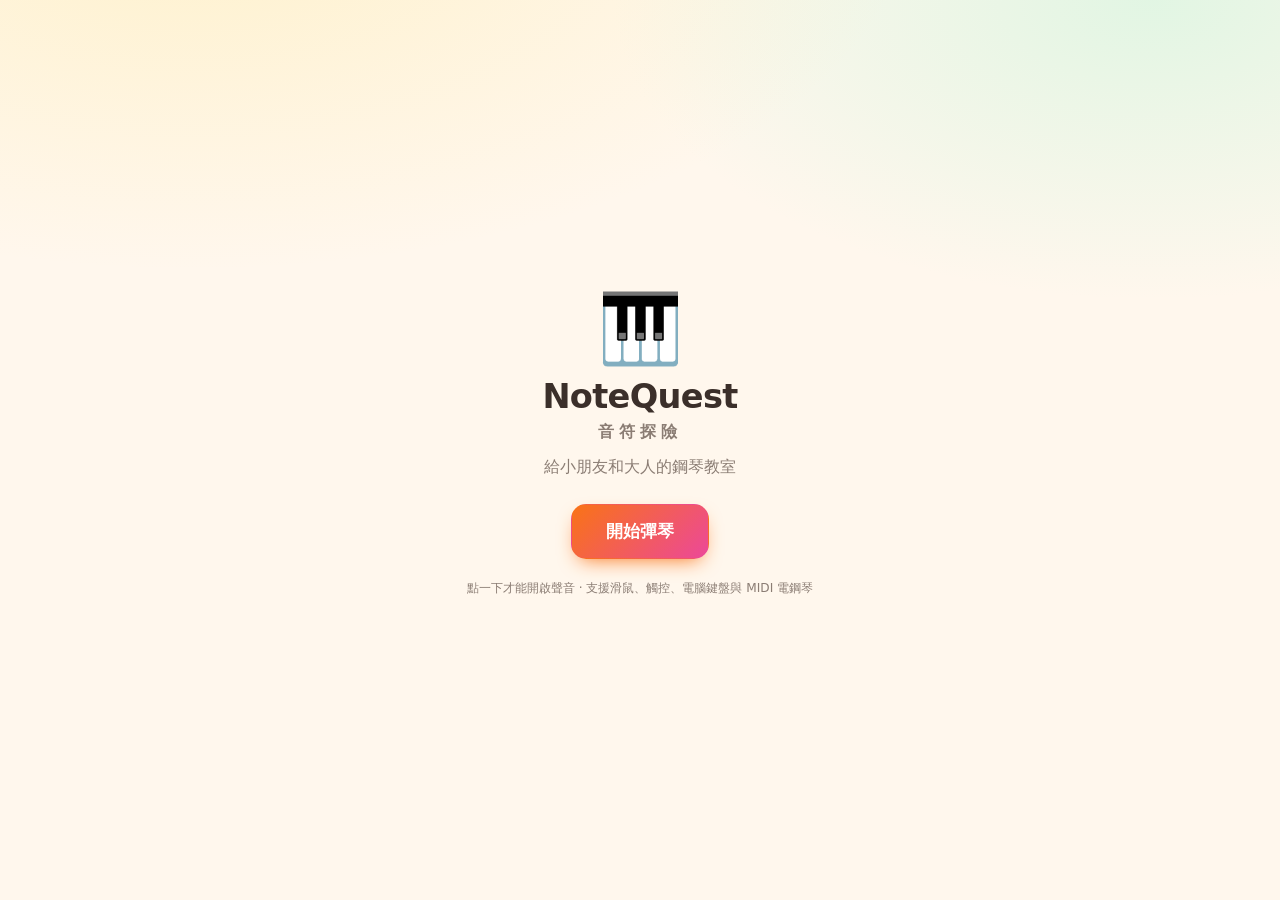
<file: index.html>
<!doctype html>
<html lang="zh-Hant">
<head>
<meta charset="utf-8">
<meta name="viewport" content="width=device-width, initial-scale=1, maximum-scale=1, user-scalable=no, viewport-fit=cover">
<meta name="description" content="NoteQuest 音符探險 — 給小朋友和大人的鋼琴教學 App">
<meta name="theme-color" content="#fff7ed">

<!-- 加到主畫面後以全螢幕（standalone）啟動，不顯示網址列與工具列 -->
<link rel="manifest" href="manifest.webmanifest">
<link rel="apple-touch-icon" href="assets/icon-180.png">
<meta name="apple-mobile-web-app-capable" content="yes">
<meta name="mobile-web-app-capable" content="yes">
<meta name="apple-mobile-web-app-title" content="NoteQuest">
<meta name="apple-mobile-web-app-status-bar-style" content="default">
<title>NoteQuest 音符探險 · 鋼琴教室</title>
<link rel="stylesheet" href="css/style.css">
<link rel="icon" href="data:image/svg+xml,<svg xmlns='http://www.w3.org/2000/svg' viewBox='0 0 32 32'><text y='26' font-size='26'>🎹</text></svg>">
</head>
<body data-theme="kid">

<div id="boot" class="boot">
  <div class="boot-card">
    <div class="boot-logo">🎹</div>
    <h1>NoteQuest<span>音符探險</span></h1>
    <p class="boot-sub">給小朋友和大人的鋼琴教室</p>
    <button id="boot-start" class="btn btn-primary btn-lg">開始彈琴</button>
    <p class="boot-tip">點一下才能開啟聲音 · 支援滑鼠、觸控、電腦鍵盤與 MIDI 電鋼琴</p>
  </div>
</div>

<header class="topbar">
  <button class="icon-btn" id="btn-back" hidden aria-label="返回">←</button>
  <div class="brand"><span class="brand-mark">🎹</span><span class="brand-name">NoteQuest</span></div>
  <div class="topbar-stats">
    <div class="stat" title="等級與經驗值">
      <span class="stat-icon">⭐</span>
      <span class="stat-body">
        <b id="stat-level">Lv.1</b>
        <span class="xpbar"><i id="xp-fill"></i></span>
      </span>
    </div>
    <div class="stat" title="連續練習天數"><span class="stat-icon">🔥</span><b id="stat-streak">0</b></div>
  </div>
  <button class="icon-btn lock-btn" id="btn-lock" aria-label="專注模式">
    <span class="hold"></span><span class="lock-ico">🔓</span>
  </button>
  <button class="icon-btn" id="btn-settings" aria-label="設定">⚙️</button>
</header>

<main id="screens">

  <!-- 首頁 -->
  <section class="screen active" id="screen-home">
    <div class="mode-switch" role="tablist">
      <button class="mode-btn" data-mode="kid" role="tab">🧒 小朋友模式</button>
      <button class="mode-btn" data-mode="adult" role="tab">🎓 大人模式</button>
    </div>

    <div class="continue-card" id="continue-card"></div>

    <div class="tile-grid">
      <button class="tile" data-go="lessons"><span class="tile-icon">📚</span><b>課程</b><small>一步一步學</small></button>
      <button class="tile" data-go="songs"><span class="tile-icon">🎵</span><b>練習曲</b><small>彈完整的歌</small></button>
      <button class="tile" data-go="free"><span class="tile-icon">🎹</span><b>自由彈奏</b><small>隨便亂彈也很棒</small></button>
      <button class="tile" data-go="ear"><span class="tile-icon">👂</span><b>聽力訓練</b><small>練出好耳朵</small></button>
      <button class="tile" data-go="theory"><span class="tile-icon">🔬</span><b>音階和弦</b><small>看看音樂的骨架</small></button>
      <button class="tile" data-go="stats"><span class="tile-icon">🏅</span><b>我的成果</b><small>星星與貼紙</small></button>
    </div>
  </section>

  <!-- 課程列表 -->
  <section class="screen" id="screen-lessons">
    <h2 class="screen-title">課程</h2>
    <div id="unit-list" class="unit-list"></div>
  </section>

  <!-- 曲目列表 -->
  <section class="screen" id="screen-songs">
    <h2 class="screen-title">練習曲</h2>
    <div class="filter-row" id="song-filter"></div>
    <div id="song-list" class="song-list"></div>
  </section>

  <!-- 演奏 / 課程進行中 -->
  <section class="screen screen-play" id="screen-play">
    <div class="play-head">
      <div class="play-title"><h2 id="play-title">—</h2><span id="play-sub"></span></div>
      <div class="play-hud">
        <div class="hud-item"><small>準確度</small><b id="hud-acc">—</b></div>
        <div class="hud-item"><small>連擊</small><b id="hud-combo">0</b></div>
        <div class="hud-item"><small>分數</small><b id="hud-score">0</b></div>
      </div>
    </div>
    <div class="play-progress"><i id="play-progress-fill"></i></div>
    <div class="play-controls" id="play-controls"></div>
    <div id="play-staff" class="staff-panel" hidden></div>
    <div id="play-prompt" class="play-prompt"></div>
  </section>

  <!-- 自由彈奏 -->
  <section class="screen" id="screen-free">
    <h2 class="screen-title">自由彈奏</h2>
    <div class="free-panel">
      <div class="chord-readout" id="chord-readout"><b>—</b><small>彈幾個音看看，我會告訴你這是什麼和弦</small></div>
      <div class="control-row" id="free-controls"></div>
      <div id="free-staff" class="staff-panel"></div>
    </div>
  </section>

  <!-- 自訂曲目編輯器 -->
  <section class="screen" id="screen-editor">
    <h2 class="screen-title">自訂曲目</h2>
    <div id="editor-body"></div>
  </section>

  <!-- 聽力訓練 -->
  <section class="screen" id="screen-ear">
    <h2 class="screen-title">聽力訓練</h2>
    <div id="ear-body" class="ear-body"></div>
  </section>

  <!-- 音階和弦實驗室 -->
  <section class="screen" id="screen-theory">
    <h2 class="screen-title">音階與和弦</h2>
    <div id="theory-body" class="theory-body"></div>
  </section>

  <!-- 成果 -->
  <section class="screen" id="screen-stats">
    <h2 class="screen-title">我的成果</h2>
    <div id="stats-body"></div>
  </section>

  <!-- 設定 -->
  <section class="screen" id="screen-settings">
    <h2 class="screen-title">設定</h2>
    <div id="settings-body"></div>
  </section>

</main>

<!-- 鍵盤底座（所有畫面共用同一台鋼琴） -->
<div id="dock" class="dock" hidden>
  <canvas id="fall-canvas" class="fall-canvas"></canvas>
  <div id="dock-hint" class="dock-hint"></div>
  <div id="keyboard" class="keyboard"></div>
</div>

<nav class="tabbar" id="tabbar">
  <button data-go="home" class="active"><span>🏠</span>首頁</button>
  <button data-go="lessons"><span>📚</span>課程</button>
  <button data-go="songs"><span>🎵</span>曲目</button>
  <button data-go="free"><span>🎹</span>彈奏</button>
</nav>

<div id="overlay" class="overlay" hidden></div>
<div id="toast" class="toast" hidden></div>

<script type="module" src="js/app.js"></script>
</body>
</html>
</file>
<file: css/style.css>
/* ==========================================================================
   NoteQuest — 樣式
   兩套主題：kid（明亮活潑）與 adult（沉穩深色），透過 body[data-theme] 切換
   ========================================================================== */

:root {
  --font: "PingFang TC", "Noto Sans TC", "Microsoft JhengHei", -apple-system,
          BlinkMacSystemFont, "Segoe UI", system-ui, sans-serif;
  --dock-h: 190px;
  --dock-real: 190px;   /* 由 setDock() 依實際高度覆寫 */
  --tab-real: 0px;
  --radius: 18px;
  --radius-sm: 12px;
  --shadow: 0 10px 30px rgba(0, 0, 0, .12);
  --ok: #22c55e;
  --bad: #ef4444;
  --warn: #f59e0b;
}

/* 小朋友：暖色、明亮、圓潤 */
body[data-theme="kid"] {
  --bg: #fff7ed;
  --bg-grad: radial-gradient(1200px 600px at 15% -10%, #fde68a55, transparent 60%),
             radial-gradient(900px 500px at 90% 0%, #a7f3d055, transparent 60%);
  --panel: #ffffff;
  --panel-2: #fffbf5;
  --border: #f3e3cd;
  --text: #3b2f2a;
  --text-dim: #8b7d74;
  --accent: #f97316;
  --accent-2: #ec4899;
  --accent-soft: #ffedd5;
  --key-white: #ffffff;
  --key-white-edge: #e3d7c9;
  --key-black: #3a2f2a;
  --key-text: #a08a78;
  --title-size: 1.45rem;
}

/* 大人：深色、低彩度、精緻 */
body[data-theme="adult"] {
  --bg: #0f172a;
  --bg-grad: radial-gradient(1000px 500px at 80% -10%, #1e293b, transparent 65%),
             radial-gradient(800px 400px at 0% 10%, #172554aa, transparent 60%);
  --panel: #1e293b;
  --panel-2: #172033;
  --border: #2f3d54;
  --text: #e2e8f0;
  --text-dim: #94a3b8;
  --accent: #38bdf8;
  --accent-2: #a78bfa;
  --accent-soft: #1e3a5f;
  --key-white: #f1f5f9;
  --key-white-edge: #a8b3c4;
  --key-black: #0b1220;
  --key-text: #64748b;
  --title-size: 1.25rem;
}

* { box-sizing: border-box; -webkit-tap-highlight-color: transparent; }

/* hidden 屬性必須贏過任何 display 宣告 */
[hidden] { display: none !important; }

html, body {
  margin: 0; padding: 0; height: 100%;
  font-family: var(--font);
  color: var(--text);
  background: var(--bg);
  overscroll-behavior: none;
}
body {
  background-image: var(--bg-grad);
  background-attachment: fixed;
  display: flex; flex-direction: column;
  transition: background-color .35s ease, color .35s ease;

  /* 觸控硬化：關掉雙擊縮放、長按選取與拷貝選單，避免小朋友誤觸後畫面亂跳。
     touch-action 會沿著祖先鏈取交集，所以寫在 body 就整頁生效，
     .keyboard 的 touch-action: none 仍然可以再收得更緊。 */
  touch-action: manipulation;
  -webkit-touch-callout: none;
  -webkit-user-select: none;
  user-select: none;
}

/* 只有真正要打字的地方才允許選取 */
input, textarea { -webkit-user-select: text; user-select: text; }

button { font-family: inherit; color: inherit; cursor: pointer; }
h1, h2, h3 { margin: 0; }
small { font-size: .78rem; }

/* ---------- 開場畫面 ---------- */
.boot {
  position: fixed; inset: 0; z-index: 100;
  display: grid; place-items: center;
  background: var(--bg); background-image: var(--bg-grad);
}
.boot.hide { opacity: 0; pointer-events: none; transition: opacity .45s ease; }
.boot-card { text-align: center; padding: 32px; max-width: 420px; }
.boot-logo { font-size: 68px; animation: bob 2.6s ease-in-out infinite; }
@keyframes bob { 0%,100% { transform: translateY(0) rotate(-4deg);} 50% { transform: translateY(-10px) rotate(4deg);} }
.boot-card h1 { font-size: 2.1rem; letter-spacing: -.02em; margin: 8px 0 2px; }
.boot-card h1 span { display: block; font-size: 1rem; font-weight: 600; color: var(--text-dim); letter-spacing: .3em; margin-top: 6px; }
.boot-sub { color: var(--text-dim); margin: 14px 0 26px; }
.boot-tip { color: var(--text-dim); font-size: .76rem; margin-top: 20px; line-height: 1.6; }

/* ---------- 頂列 ---------- */
.topbar {
  position: sticky; top: 0; z-index: 40;
  display: flex; align-items: center; gap: 10px;
  padding: 10px 14px; padding-top: max(10px, env(safe-area-inset-top));
  background: color-mix(in srgb, var(--bg) 88%, transparent);
  backdrop-filter: blur(14px);
  border-bottom: 1px solid var(--border);
}
.brand { display: flex; align-items: center; gap: 7px; font-weight: 800; letter-spacing: -.01em; }
.brand-mark { font-size: 1.2rem; }
.brand-name { font-size: .98rem; }
body[data-theme="kid"] .brand-name { color: var(--accent); }
.topbar-stats { margin-left: auto; display: flex; align-items: center; gap: 12px; }
.stat { display: flex; align-items: center; gap: 6px; font-size: .82rem; }
.stat-icon { font-size: .95rem; }
.stat-body { display: flex; flex-direction: column; gap: 3px; }
.xpbar { display: block; width: 62px; height: 5px; border-radius: 99px; background: var(--border); overflow: hidden; }
.xpbar i { display: block; height: 100%; background: linear-gradient(90deg, var(--accent), var(--accent-2)); border-radius: 99px; transition: width .5s ease; }
.icon-btn {
  width: 36px; height: 36px; flex: none; border: 1px solid var(--border);
  background: var(--panel); border-radius: 11px; font-size: 1rem;
  display: grid; place-items: center; transition: transform .12s ease, background .2s;
}
.icon-btn:active { transform: scale(.92); }

/* 專注模式的鎖定鈕：解鎖要長按，填色會由下往上長 */
.lock-btn { position: relative; overflow: hidden; }
.lock-btn .hold {
  position: absolute; inset: 0; background: var(--accent); opacity: .45;
  transform: scaleY(0); transform-origin: bottom; pointer-events: none;
}
.lock-btn.holding .hold { transform: scaleY(1); transition: transform 1.4s linear; }
.lock-btn .lock-ico { position: relative; font-size: .95rem; }
body.locked .lock-btn { border-color: var(--accent); }

/* 鎖定時把所有會離開目前活動的入口收起來 */
body.locked #btn-back,
body.locked #btn-settings,
body.locked .tabbar,
body.locked .ctl-lockable { display: none !important; }

/* ---------- 畫面容器 ---------- */
#screens { flex: 1; overflow-y: auto; -webkit-overflow-scrolling: touch; padding-bottom: 92px; }
#screens.docked { padding-bottom: calc(var(--dock-h) + 20px); }
.screen { display: none; padding: 16px 14px 8px; max-width: 900px; margin: 0 auto; }
.screen.active { display: block; animation: fadeUp .32s ease; }
@keyframes fadeUp { from { opacity: 0; transform: translateY(10px);} to { opacity: 1; transform: none; } }
.screen-title { font-size: var(--title-size); font-weight: 800; margin-bottom: 14px; letter-spacing: -.01em; }

/* ---------- 通用元件 ---------- */
.btn {
  border: 1px solid var(--border); background: var(--panel);
  border-radius: 12px; padding: 10px 16px; font-size: .88rem; font-weight: 700;
  transition: transform .12s ease, filter .2s, background .2s;
}
.btn:active { transform: scale(.96); }
.btn-primary { background: linear-gradient(135deg, var(--accent), var(--accent-2)); border-color: transparent; color: #fff; box-shadow: 0 8px 20px -8px var(--accent); }
.btn-lg { padding: 15px 34px; font-size: 1.05rem; border-radius: 15px; }
.btn-ghost { background: transparent; }
.btn.on { background: var(--accent); border-color: transparent; color: #fff; }
.btn:disabled { opacity: .42; pointer-events: none; }
.card { background: var(--panel); border: 1px solid var(--border); border-radius: var(--radius); padding: 16px; box-shadow: var(--shadow); }
.pill { display: inline-block; padding: 3px 9px; border-radius: 99px; font-size: .7rem; font-weight: 700; background: var(--accent-soft); color: var(--accent); }
body[data-theme="adult"] .pill { color: var(--text); }
.muted { color: var(--text-dim); }

/* ---------- 首頁 ---------- */
.mode-switch { display: flex; gap: 8px; background: var(--panel-2); border: 1px solid var(--border); padding: 5px; border-radius: 15px; margin-bottom: 16px; }
.mode-btn { flex: 1; border: none; background: transparent; padding: 11px; border-radius: 11px; font-weight: 700; font-size: .9rem; transition: all .25s; }
.mode-btn.active { background: var(--panel); box-shadow: var(--shadow); color: var(--accent); }
body[data-theme="adult"] .mode-btn.active { background: var(--accent); color: #06131f; }

.continue-card {
  background: linear-gradient(135deg, var(--accent), var(--accent-2));
  color: #fff; border-radius: var(--radius); padding: 18px; margin-bottom: 16px;
  box-shadow: 0 14px 34px -14px var(--accent);
}
.continue-card h3 { font-size: 1.15rem; margin-bottom: 4px; }
.continue-card p { margin: 0 0 14px; opacity: .9; font-size: .84rem; }
.continue-card .btn { background: rgba(255,255,255,.95); color: #1a1a1a; border: none; }
.continue-card .cc-eyebrow { font-size: .74rem; letter-spacing: .04em; opacity: .88; margin-bottom: 2px; }

.tile-grid { display: grid; grid-template-columns: repeat(auto-fill, minmax(150px, 1fr)); gap: 11px; }
.tile {
  background: var(--panel); border: 1px solid var(--border); border-radius: var(--radius);
  padding: 17px 14px; text-align: left; display: flex; flex-direction: column; gap: 3px;
  transition: transform .16s ease, box-shadow .2s;
}
.tile:hover { transform: translateY(-3px); box-shadow: var(--shadow); }
.tile:active { transform: scale(.97); }
.tile-icon { font-size: 1.7rem; margin-bottom: 4px; }
.tile b { font-size: .96rem; }
.tile small { color: var(--text-dim); }

/* ---------- 單元 / 課程 ---------- */
.unit-list { display: flex; flex-direction: column; gap: 14px; }
.unit { background: var(--panel); border: 1px solid var(--border); border-radius: var(--radius); overflow: hidden; }
.unit-head { display: flex; align-items: center; gap: 12px; padding: 15px 16px; }
.unit-icon { font-size: 1.6rem; width: 44px; height: 44px; display: grid; place-items: center; background: var(--accent-soft); border-radius: 13px; flex: none; }
.unit-head h3 { font-size: 1rem; }
.unit-head p { margin: 2px 0 0; font-size: .78rem; color: var(--text-dim); }
.unit-prog { margin-left: auto; font-size: .74rem; color: var(--text-dim); white-space: nowrap; }
.lesson-row {
  display: flex; align-items: center; gap: 12px; width: 100%;
  padding: 13px 16px; background: transparent; border: none; border-top: 1px solid var(--border);
  text-align: left; transition: background .2s;
}
.lesson-row:hover { background: var(--panel-2); }
.lesson-row.locked { opacity: .42; pointer-events: none; }
.lesson-badge { width: 32px; height: 32px; flex: none; border-radius: 10px; display: grid; place-items: center; font-size: .9rem; background: var(--panel-2); border: 1px solid var(--border); }
.lesson-row.done .lesson-badge { background: var(--ok); border-color: transparent; color: #fff; }
.lesson-row b { font-size: .89rem; display: block; }
.lesson-row small { color: var(--text-dim); }
.stars { margin-left: auto; font-size: .8rem; letter-spacing: 1px; white-space: nowrap; }

/* ---------- 曲目 ---------- */
.filter-row { display: flex; gap: 7px; flex-wrap: wrap; margin-bottom: 14px; }
.song-list { display: grid; grid-template-columns: repeat(auto-fill, minmax(230px, 1fr)); gap: 11px; }
.song-card { position: relative; background: var(--panel); border: 1px solid var(--border); border-radius: var(--radius); padding: 15px; text-align: left; cursor: pointer; transition: transform .16s, box-shadow .2s; }
.song-card:focus-visible { outline: 2px solid var(--accent); outline-offset: 2px; }
.card-edit { position: absolute; top: 10px; right: 10px; width: 30px; height: 30px; border-radius: 9px;
  border: 1px solid var(--border); background: var(--panel-2); font-size: .82rem; display: grid; place-items: center; }
.card-edit:hover { border-color: var(--accent); }
.song-card:hover { transform: translateY(-3px); box-shadow: var(--shadow); }
.song-card h3 { font-size: 1rem; }
.song-card .sub { font-size: .76rem; color: var(--text-dim); margin: 2px 0 9px; }
.song-tags { display: flex; gap: 5px; flex-wrap: wrap; margin-top: 9px; }
.song-tags span { font-size: .68rem; padding: 2px 8px; border-radius: 99px; background: var(--panel-2); border: 1px solid var(--border); color: var(--text-dim); }
.level-dots { display: inline-flex; gap: 3px; vertical-align: middle; }
.level-dots i { width: 6px; height: 6px; border-radius: 99px; background: var(--border); }
.level-dots i.on { background: var(--accent); }

/* ---------- 演奏畫面 ---------- */
.screen-play { max-width: 1100px; }
.play-head { display: flex; align-items: flex-start; gap: 14px; flex-wrap: wrap; }
.play-title h2 { font-size: 1.15rem; }
.play-title span { font-size: .78rem; color: var(--text-dim); }
.play-hud { margin-left: auto; display: flex; gap: 16px; }
.hud-item { text-align: right; }
.hud-item small { display: block; color: var(--text-dim); font-size: .68rem; }
.hud-item b { font-size: 1.05rem; font-variant-numeric: tabular-nums; }
.play-progress { height: 5px; background: var(--border); border-radius: 99px; margin: 12px 0; overflow: hidden; }
.play-progress i { display: block; height: 100%; width: 0; background: linear-gradient(90deg, var(--accent), var(--accent-2)); transition: width .1s linear; }
.play-prompt { text-align: center; padding: 10px 0 4px; min-height: 62px; }
.play-prompt .big { font-size: 2rem; font-weight: 800; letter-spacing: -.02em; }
.play-prompt .sub { color: var(--text-dim); font-size: .84rem; margin-top: 4px; }
.play-controls { display: flex; gap: 8px; flex-wrap: wrap; align-items: center; justify-content: center; margin: 4px 0 10px; }
.ctl-group { display: flex; align-items: center; gap: 6px; background: var(--panel); border: 1px solid var(--border); border-radius: 12px; padding: 6px 10px; font-size: .78rem; }
.ctl-group input[type="range"] { width: 92px; accent-color: var(--accent); }
.staff-panel { background: var(--panel); border: 1px solid var(--border); border-radius: var(--radius-sm); padding: 8px 4px; overflow-x: auto; margin: 8px 0; }

/* 五線譜 SVG */
.staff-wrap { overflow-x: auto; }
.staff { display: block; height: auto; max-width: none; }
.staff-line { stroke: var(--text-dim); stroke-width: 1; opacity: .8; }
.staff-line.brace { stroke-width: 2.4; opacity: 1; }
.clef { fill: none; stroke: var(--text); stroke-width: 2.5; stroke-linecap: round; stroke-linejoin: round; }
.clef-dot { fill: var(--text); }
.acc-stroke { fill: none; stroke: var(--text); stroke-width: 1.9; stroke-linecap: round; }
.notehead { fill: var(--text); }
.notehead.hollow { fill: var(--panel); stroke: var(--text); stroke-width: 2; }
.stem, .ledger { stroke: var(--text); stroke-width: 1.7; stroke-linecap: round; }
.flag { fill: none; stroke: var(--text); stroke-width: 2.3; stroke-linecap: round; }
.note-lyric { font-size: 11px; fill: var(--text-dim); font-family: var(--font); }
.note-group { transition: opacity .2s; }
.note-group.nt-current .notehead { fill: var(--accent); }
.note-group.nt-current .stem, .note-group.nt-current .flag { stroke: var(--accent); }
.note-group.nt-good .notehead { fill: var(--ok); }
.note-group.nt-bad .notehead { fill: var(--bad); }

/* ---------- 鍵盤底座 ---------- */
.dock {
  position: fixed; left: 0; right: 0; bottom: 0; z-index: 30;
  background: var(--panel);
  border-top: 1px solid var(--border);
  padding: 0 6px max(6px, env(safe-area-inset-bottom));
  box-shadow: 0 -12px 34px -20px rgba(0,0,0,.5);
  touch-action: none;
}
.dock.with-fall { padding-top: 0; }
.fall-canvas { display: block; width: 100%; height: 0; }
.dock.with-fall .fall-canvas { height: clamp(170px, 30vh, 300px); }
.dock-hint { text-align: center; font-size: .74rem; color: var(--text-dim); padding: 5px 0 3px; min-height: 22px; }

/* 琴鍵 */
.keyboard { position: relative; height: 150px; user-select: none; touch-action: none; }
.kb-whites, .kb-blacks { position: absolute; inset: 0; }
.kb-blacks { pointer-events: none; }
.key { position: absolute; top: 0; }
.key.white {
  height: 100%; background: var(--key-white);
  border: 1px solid var(--key-white-edge); border-top: none;
  border-radius: 0 0 7px 7px;
  display: flex; align-items: flex-end; justify-content: center; padding-bottom: 9px;
  transition: background .06s;
}
.key.black {
  height: 62%; background: var(--key-black); pointer-events: auto;
  border-radius: 0 0 5px 5px; z-index: 2;
  box-shadow: 0 3px 6px rgba(0,0,0,.35);
  display: flex; align-items: flex-end; justify-content: center; padding-bottom: 6px;
}
.key-label { font-size: .64rem; font-weight: 700; color: var(--key-text); pointer-events: none; }
.key.black .key-label { color: #cbd5e1; font-size: .5rem; letter-spacing: -.02em; }
.middle-c-dot { position: absolute; bottom: 26px; left: 50%; transform: translateX(-50%); width: 6px; height: 6px; border-radius: 99px; background: var(--accent); pointer-events: none; }
.key-badge {
  position: absolute; bottom: 34px; left: 50%; transform: translateX(-50%);
  min-width: 17px; height: 17px; padding: 0 4px; border-radius: 99px;
  background: var(--accent); color: #fff; font-size: .6rem; font-weight: 800;
  display: grid; place-items: center; pointer-events: none;
}

.key.white.pressed { background: color-mix(in srgb, var(--accent) 26%, var(--key-white)); }
.key.black.pressed { background: color-mix(in srgb, var(--accent) 55%, var(--key-black)); }

/* 彩虹鍵（小朋友模式） */
.keyboard.colorful .key.white { background: color-mix(in srgb, var(--note-color) 16%, #fff); }
.keyboard.colorful .key.white .key-label { color: color-mix(in srgb, var(--note-color) 75%, #3b2f2a); }
.keyboard.colorful .key.white.pressed { background: color-mix(in srgb, var(--note-color) 60%, #fff); }
.keyboard.colorful .key.black { background: color-mix(in srgb, var(--note-color) 22%, #241d1a); }
.keyboard.colorful .key.black.pressed { background: var(--note-color); }

/* 教學提示 */
.key.mk-hint   { box-shadow: inset 0 -34px 26px -26px var(--accent), 0 0 0 2px var(--accent) inset; }
.key.mk-target { animation: pulseKey 1.05s ease-in-out infinite; }
.key.white.mk-target { background: color-mix(in srgb, var(--accent) 34%, var(--key-white)); }
.key.black.mk-target { background: color-mix(in srgb, var(--accent) 64%, var(--key-black)); }
.key.white.mk-good { background: color-mix(in srgb, var(--ok) 40%, #fff); }
.key.black.mk-good { background: var(--ok); }
.key.white.mk-bad  { background: color-mix(in srgb, var(--bad) 38%, #fff); }
.key.black.mk-bad  { background: var(--bad); }
.key.white.mk-scale { background: color-mix(in srgb, var(--accent-2) 30%, var(--key-white)); }
.key.black.mk-scale { background: color-mix(in srgb, var(--accent-2) 58%, var(--key-black)); }
@keyframes pulseKey { 0%,100% { filter: brightness(1);} 50% { filter: brightness(1.28);} }

/* ---------- 底部分頁 ---------- */
.tabbar {
  position: fixed; left: 0; right: 0; bottom: 0; z-index: 35;
  display: flex; background: color-mix(in srgb, var(--panel) 94%, transparent);
  backdrop-filter: blur(14px); border-top: 1px solid var(--border);
  padding-bottom: env(safe-area-inset-bottom);
}
.tabbar.hidden { display: none; }
.tabbar button {
  flex: 1; border: none; background: none; padding: 9px 0 7px;
  display: flex; flex-direction: column; align-items: center; gap: 2px;
  font-size: .66rem; color: var(--text-dim); font-weight: 700;
}
.tabbar button span { font-size: 1.12rem; }
.tabbar button.active { color: var(--accent); }

/* ---------- 自由彈奏 / 樂理 ---------- */
.free-panel { display: flex; flex-direction: column; gap: 12px; }
.chord-readout { background: var(--panel); border: 1px solid var(--border); border-radius: var(--radius); padding: 18px; text-align: center; }
.chord-readout b { display: block; font-size: 1.9rem; letter-spacing: -.02em; min-height: 42px; }
.chord-readout small { color: var(--text-dim); }
.control-row { display: flex; gap: 8px; flex-wrap: wrap; }
.theory-body, .ear-body { display: flex; flex-direction: column; gap: 13px; }
.select-row { display: flex; gap: 8px; flex-wrap: wrap; align-items: center; }
select, input[type="text"] {
  font-family: inherit; font-size: .85rem; padding: 9px 11px; border-radius: 11px;
  border: 1px solid var(--border); background: var(--panel); color: var(--text);
}
.degree-grid { display: grid; grid-template-columns: repeat(7, 1fr); gap: 6px; }
.degree-grid button { padding: 11px 4px; border-radius: 11px; border: 1px solid var(--border); background: var(--panel); font-weight: 700; font-size: .82rem; }
.degree-grid button small { display: block; color: var(--text-dim); font-weight: 500; font-size: .62rem; }

/* ---------- 聽力 / 測驗 ---------- */
.quiz-card { background: var(--panel); border: 1px solid var(--border); border-radius: var(--radius); padding: 20px; text-align: center; }
.quiz-q { font-size: 1.08rem; font-weight: 700; margin-bottom: 16px; line-height: 1.5; }
.quiz-options { display: grid; gap: 9px; }
.quiz-options button { padding: 14px; border-radius: 13px; border: 1px solid var(--border); background: var(--panel-2); font-size: .92rem; font-weight: 600; text-align: left; transition: all .18s; }
.quiz-options button:hover { border-color: var(--accent); }
.quiz-options button.correct { background: var(--ok); color: #fff; border-color: transparent; }
.quiz-options button.wrong { background: var(--bad); color: #fff; border-color: transparent; }
.quiz-explain { margin-top: 14px; padding: 13px; border-radius: 12px; background: var(--accent-soft); font-size: .84rem; line-height: 1.65; text-align: left; }
body[data-theme="adult"] .quiz-explain { background: var(--panel-2); border: 1px solid var(--border); }
.quiz-progress { display: flex; gap: 4px; justify-content: center; margin-bottom: 14px; }
.quiz-progress i { width: 20px; height: 4px; border-radius: 99px; background: var(--border); }
.quiz-progress i.ok { background: var(--ok); }
.quiz-progress i.no { background: var(--bad); }

/* ---------- 覆蓋層 / 結算 ---------- */
.overlay { position: fixed; inset: 0; z-index: 60; background: rgba(10,12,20,.62); backdrop-filter: blur(7px); display: grid; place-items: center; padding: 20px; }
.result-card { background: var(--panel); border-radius: 24px; padding: 30px 26px; max-width: 380px; width: 100%; text-align: center; box-shadow: 0 24px 60px rgba(0,0,0,.4); animation: pop .4s cubic-bezier(.2,1.3,.4,1); }
@keyframes pop { from { transform: scale(.8); opacity: 0; } to { transform: none; opacity: 1; } }
.result-stars { font-size: 2.7rem; letter-spacing: 6px; margin: 6px 0 12px; }
.result-stars i { display: inline-block; font-style: normal; animation: starIn .5s backwards cubic-bezier(.2,1.4,.4,1); }
.result-stars i:nth-child(2) { animation-delay: .16s; }
.result-stars i:nth-child(3) { animation-delay: .32s; }
@keyframes starIn { from { transform: scale(0) rotate(-90deg); opacity: 0; } }
.result-card h3 { font-size: 1.35rem; margin-bottom: 6px; }
.result-metrics { display: flex; justify-content: center; gap: 22px; margin: 16px 0 20px; }
.result-metrics div small { display: block; color: var(--text-dim); font-size: .7rem; }
.result-metrics div b { font-size: 1.2rem; }
.result-actions { display: flex; gap: 9px; }
.result-actions .btn { flex: 1; }

/* ---------- 提示訊息 ---------- */
.toast {
  position: fixed; left: 50%; bottom: calc(var(--dock-h) + 24px); transform: translateX(-50%);
  z-index: 70; background: var(--panel); border: 1px solid var(--border);
  padding: 11px 18px; border-radius: 13px; font-size: .85rem; font-weight: 600;
  box-shadow: var(--shadow); animation: toastIn .3s ease;
}
@keyframes toastIn { from { opacity: 0; transform: translate(-50%, 12px); } }

/* ---------- 成果 ---------- */
.sticker-grid { display: grid; grid-template-columns: repeat(auto-fill, minmax(74px, 1fr)); gap: 10px; }
.sticker { aspect-ratio: 1; display: grid; place-items: center; font-size: 1.9rem; background: var(--panel); border: 1px solid var(--border); border-radius: 16px; }
.sticker.locked { filter: grayscale(1); opacity: .28; }
.stat-cards { display: grid; grid-template-columns: repeat(auto-fill, minmax(110px, 1fr)); gap: 10px; margin-bottom: 18px; }
.stat-card { background: var(--panel); border: 1px solid var(--border); border-radius: var(--radius-sm); padding: 14px; text-align: center; }
.stat-card b { display: block; font-size: 1.6rem; letter-spacing: -.02em; }
.stat-card small { color: var(--text-dim); }

/* ---------- 設定 ---------- */
.setting-row { display: flex; align-items: center; gap: 12px; padding: 14px 0; border-bottom: 1px solid var(--border); }
.setting-row:last-child { border-bottom: none; }
.setting-row .label { flex: 1; }
.setting-row .label b { display: block; font-size: .9rem; }
.setting-row .label small { color: var(--text-dim); }
.switch { width: 46px; height: 27px; border-radius: 99px; background: var(--border); position: relative; border: none; flex: none; transition: background .25s; }
.switch::after { content: ''; position: absolute; top: 3px; left: 3px; width: 21px; height: 21px; border-radius: 99px; background: #fff; transition: transform .25s; box-shadow: 0 2px 5px rgba(0,0,0,.25); }
.switch.on { background: var(--accent); }
.switch.on::after { transform: translateX(19px); }

@media (min-width: 760px) {
  .keyboard { height: 176px; }
  .dock.with-fall .fall-canvas { height: clamp(200px, 34vh, 340px); }
  :root { --dock-h: 230px; }
}
@media (max-width: 400px) {
  .keyboard { height: 132px; }
  .dock.with-fall .fall-canvas { height: clamp(150px, 26vh, 220px); }
  :root { --dock-h: 168px; }
}


/* ---------- 自訂曲目編輯器 ---------- */
.editor-form { display: flex; flex-direction: column; gap: 13px; }
.field { display: flex; flex-direction: column; gap: 5px; flex: 0 0 auto; }
.field-row .field { flex: 1 1 150px; }
.field > span { font-size: .78rem; font-weight: 700; color: var(--text-dim); }
.field input, .field select, .field textarea {
  font-family: inherit; font-size: .9rem; padding: 10px 12px; border-radius: 11px;
  border: 1px solid var(--border); background: var(--panel-2); color: var(--text); width: 100%;
}
.field textarea {
  font-family: ui-monospace, SFMono-Regular, "SF Mono", Menlo, Consolas, monospace;
  font-size: .95rem; line-height: 1.8; resize: vertical; letter-spacing: .04em;
}
.field input:focus, .field select:focus, .field textarea:focus {
  outline: none; border-color: var(--accent);
}
.field-row { display: flex; gap: 10px; flex-wrap: wrap; }
.ed-status {
  font-size: .82rem; line-height: 1.6; padding: 11px 13px; border-radius: 11px;
  background: var(--panel-2); border: 1px solid var(--border); color: var(--text-dim);
}
.ed-status.ok  { border-color: color-mix(in srgb, var(--ok) 45%, var(--border)); color: var(--text); }
.ed-status.bad { border-color: color-mix(in srgb, var(--bad) 55%, var(--border)); color: var(--bad); }
.ed-status .warn { color: var(--warn); }
.syntax-table { width: 100%; border-collapse: collapse; font-size: .8rem; }
.syntax-table td { padding: 6px 4px; border-bottom: 1px solid var(--border); vertical-align: top; }
.syntax-table td:first-child { width: 34%; white-space: nowrap; }
.syntax-table tr:last-child td { border-bottom: none; }
.syntax-table code {
  font-family: ui-monospace, SFMono-Regular, Menlo, Consolas, monospace;
  background: var(--panel-2); border: 1px solid var(--border);
  padding: 1px 6px; border-radius: 6px; font-size: .84em;
}
</file>
